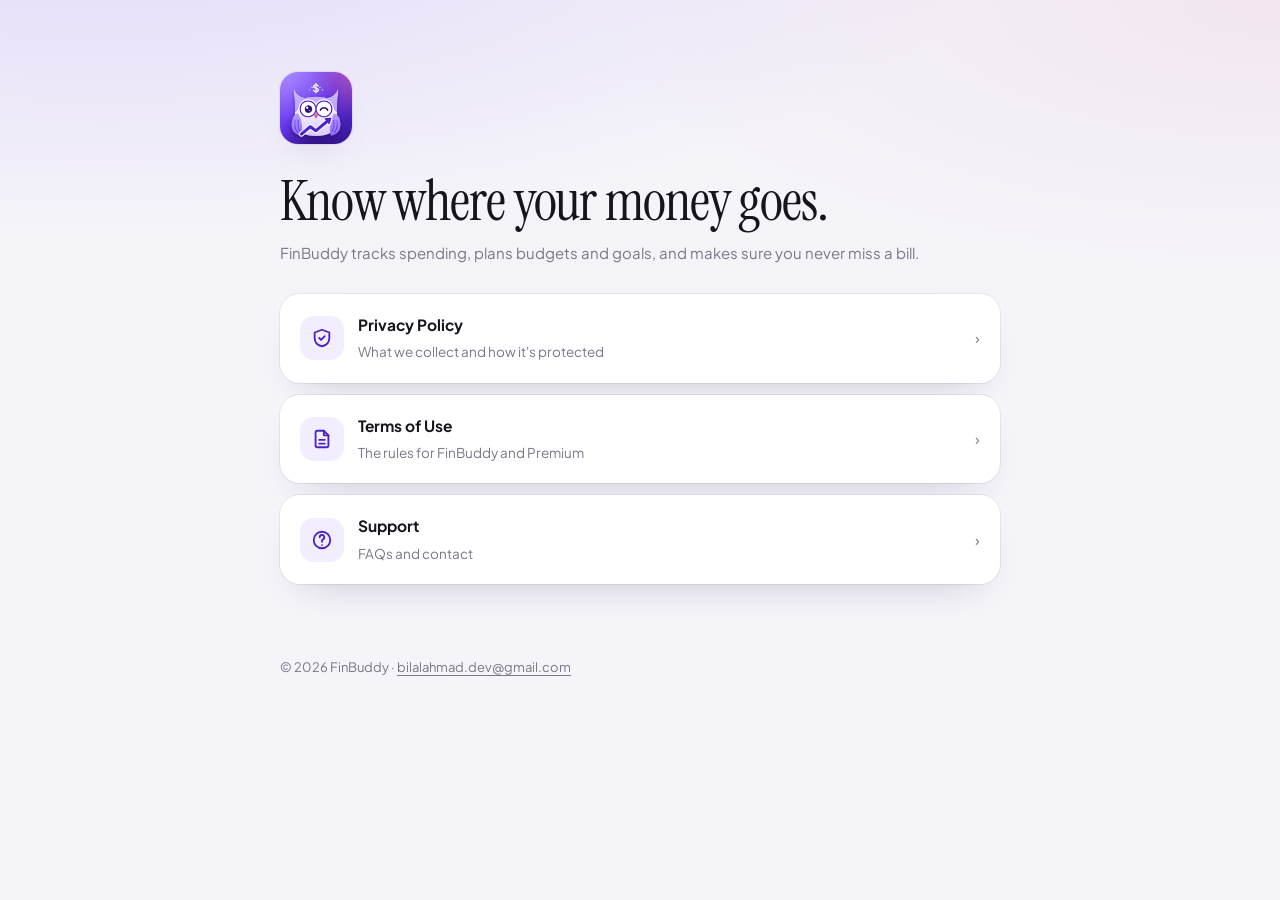
<file: index.html>
<!DOCTYPE html>
<html lang="en">
<head>
  <meta charset="UTF-8" />
  <meta name="viewport" content="width=device-width, initial-scale=1.0" />
  <title>FinBuddy · Legal &amp; Support</title>
  <meta name="description" content="FinBuddy privacy policy, terms of use and support." />
  <link rel="icon" href="assets/finbuddy-icon.png" />
  <link rel="preconnect" href="https://fonts.googleapis.com" />
  <link rel="preconnect" href="https://fonts.gstatic.com" crossorigin />
  <link href="https://fonts.googleapis.com/css2?family=Instrument+Serif&family=Plus+Jakarta+Sans:wght@400;500;600;700;800&display=swap" rel="stylesheet" />
  <link rel="stylesheet" href="assets/site.css" />
</head>
<body>
  <main style="padding-top: 72px;">
    <img src="assets/finbuddy-icon.png" alt="FinBuddy" style="width: 72px; height: 72px; border-radius: 18px; box-shadow: 0 0 0 1px var(--ring), var(--shadow); margin-bottom: 22px;" />
    <h1>Know where your money goes.</h1>
    <p class="meta" style="font-size: 15px;">FinBuddy tracks spending, plans budgets and goals, and makes sure you never miss a bill.</p>

    <div class="tiles">
      <a class="tile" href="privacy-policy/">
        <span class="chip"><svg viewBox="0 0 24 24" fill="none" stroke="currentColor" stroke-width="2" stroke-linecap="round" stroke-linejoin="round"><path d="M12 3 4 6v6c0 5 3.5 8 8 9 4.5-1 8-4 8-9V6z"/><path d="m9 12 2 2 4-4"/></svg></span>
        <span><span class="t">Privacy Policy</span><br /><span class="d">What we collect and how it's protected</span></span>
        <span class="go">›</span>
      </a>
      <a class="tile" href="terms/">
        <span class="chip"><svg viewBox="0 0 24 24" fill="none" stroke="currentColor" stroke-width="2" stroke-linecap="round" stroke-linejoin="round"><path d="M14 3H7a2 2 0 0 0-2 2v14a2 2 0 0 0 2 2h10a2 2 0 0 0 2-2V8z"/><path d="M14 3v5h5M9 13h6M9 17h6"/></svg></span>
        <span><span class="t">Terms of Use</span><br /><span class="d">The rules for FinBuddy and Premium</span></span>
        <span class="go">›</span>
      </a>
      <a class="tile" href="support/">
        <span class="chip"><svg viewBox="0 0 24 24" fill="none" stroke="currentColor" stroke-width="2" stroke-linecap="round" stroke-linejoin="round"><circle cx="12" cy="12" r="9"/><path d="M9.5 9a2.5 2.5 0 1 1 3.5 2.3c-.6.3-1 .9-1 1.6V14M12 17.5v.01"/></svg></span>
        <span><span class="t">Support</span><br /><span class="d">FAQs and contact</span></span>
        <span class="go">›</span>
      </a>
    </div>
  </main>
  <footer>© 2026 FinBuddy · <a href="mailto:bilalahmad.dev@gmail.com">bilalahmad.dev@gmail.com</a></footer>
</body>
</html>
</file>
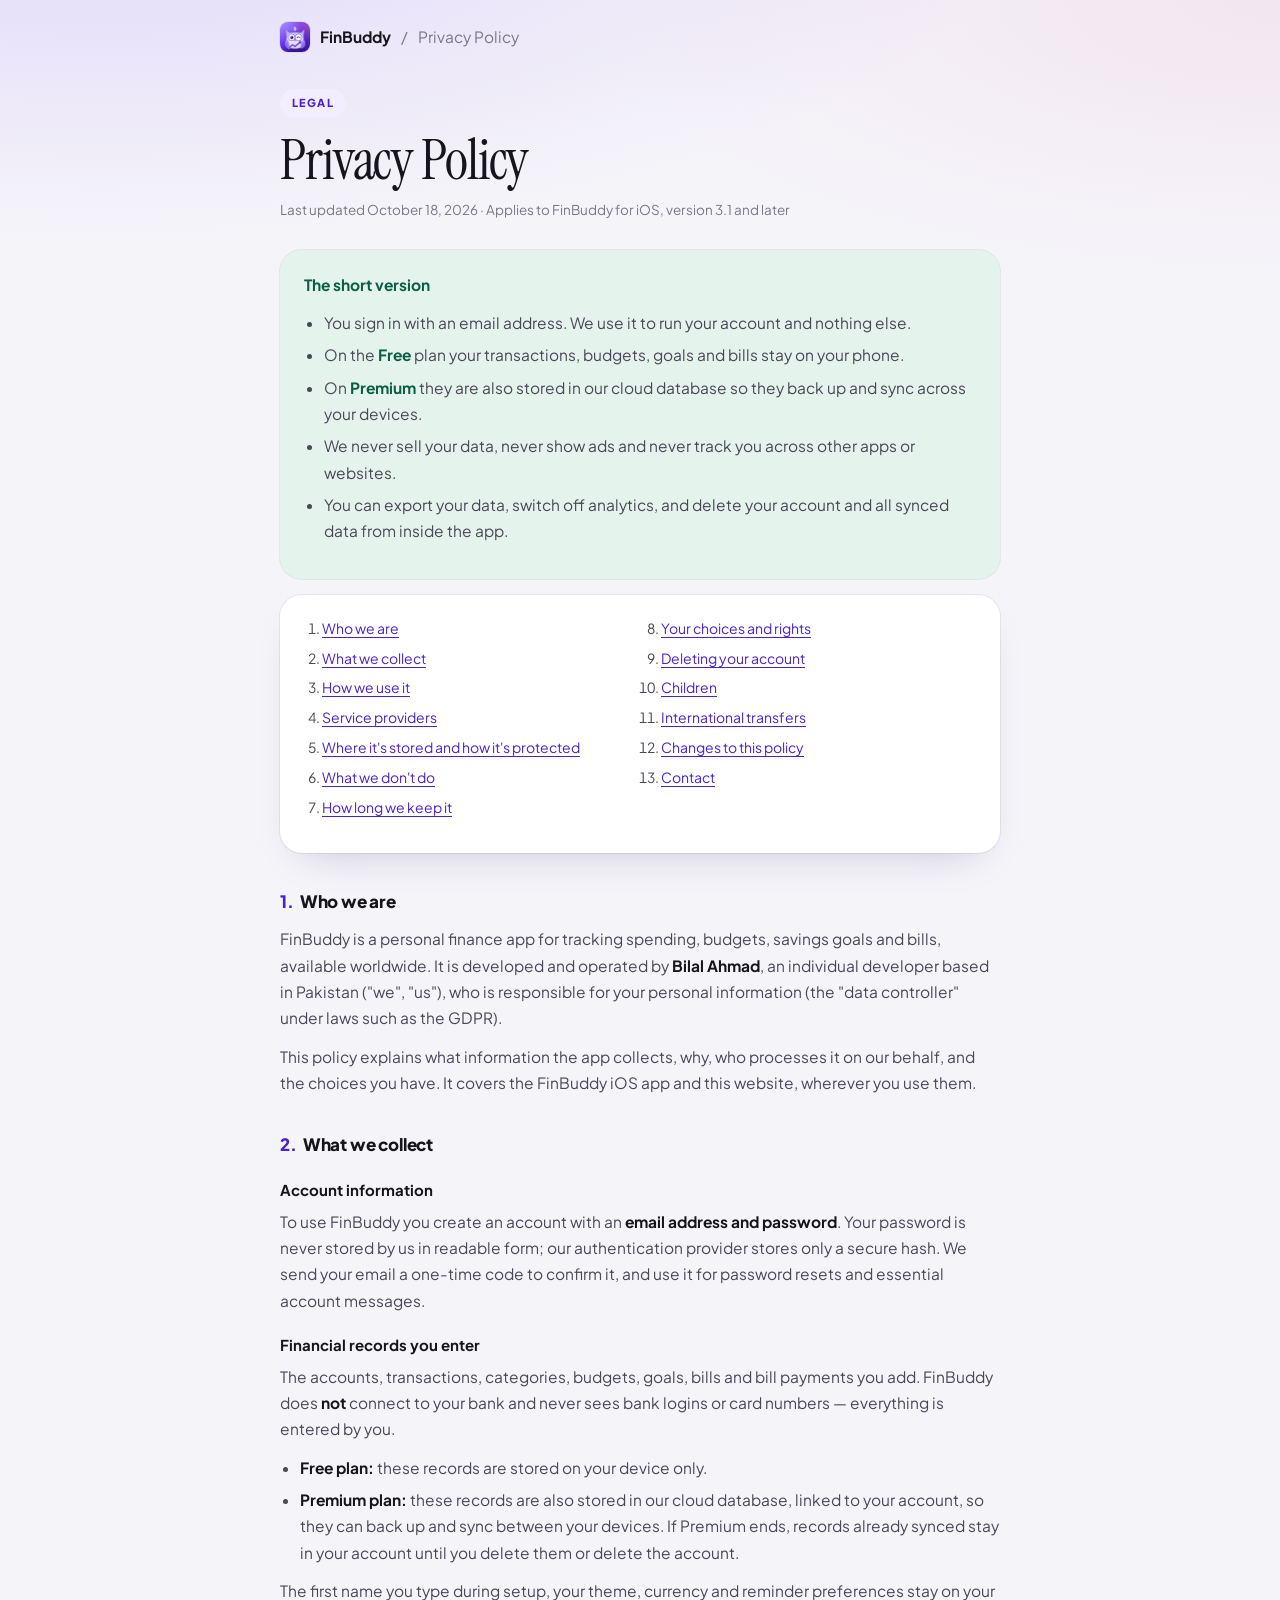
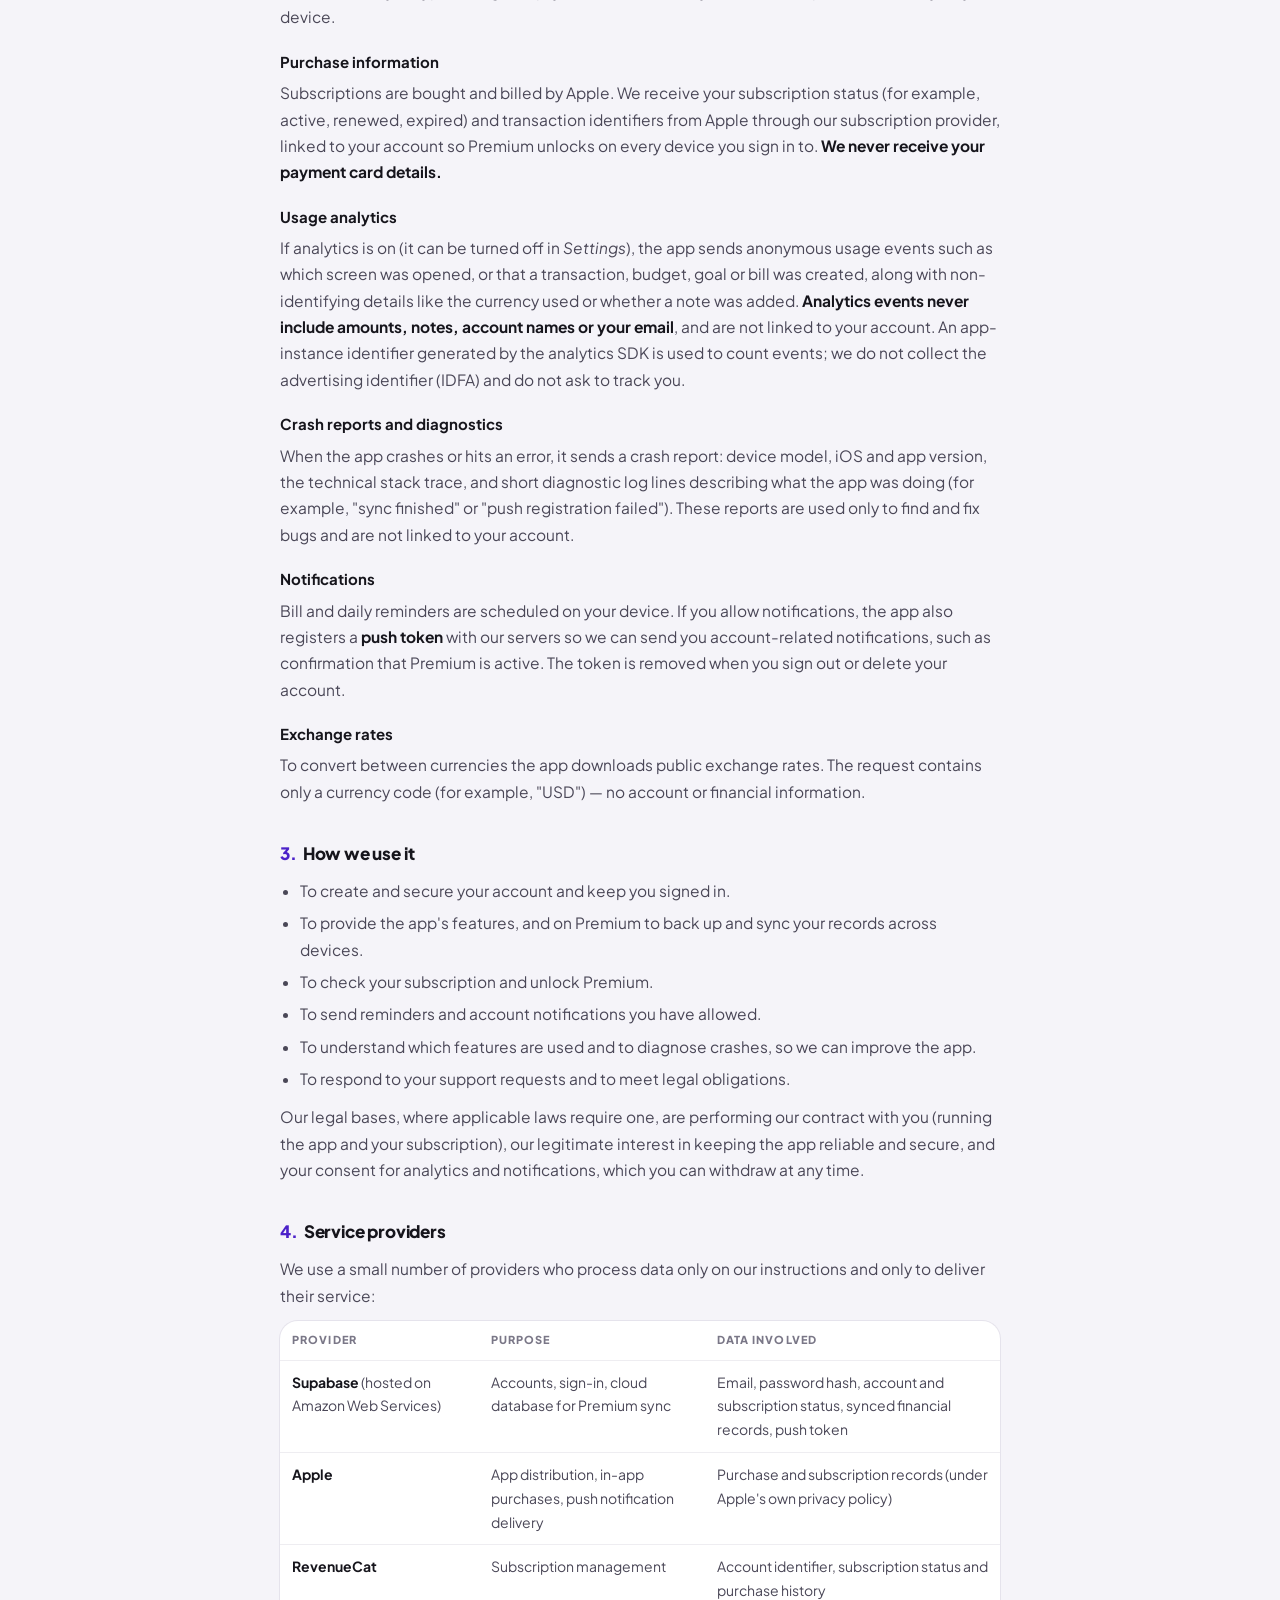
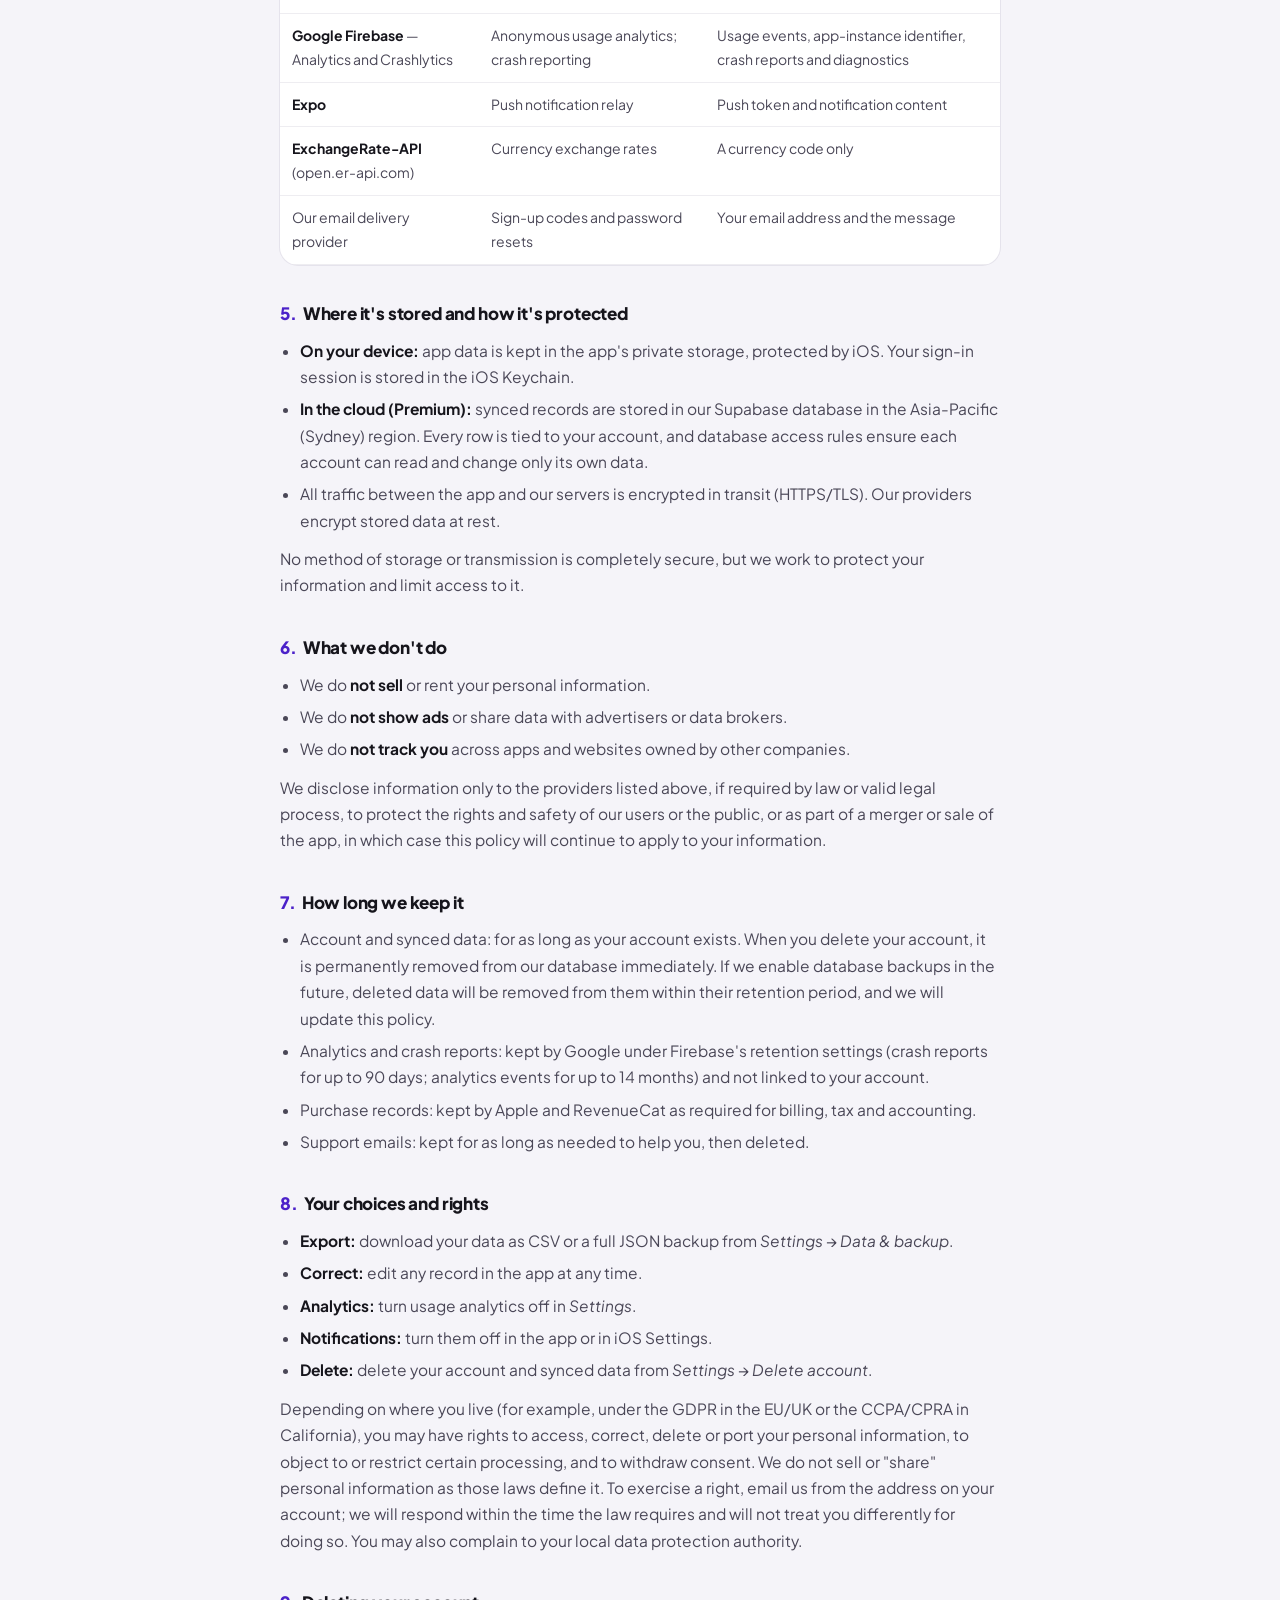
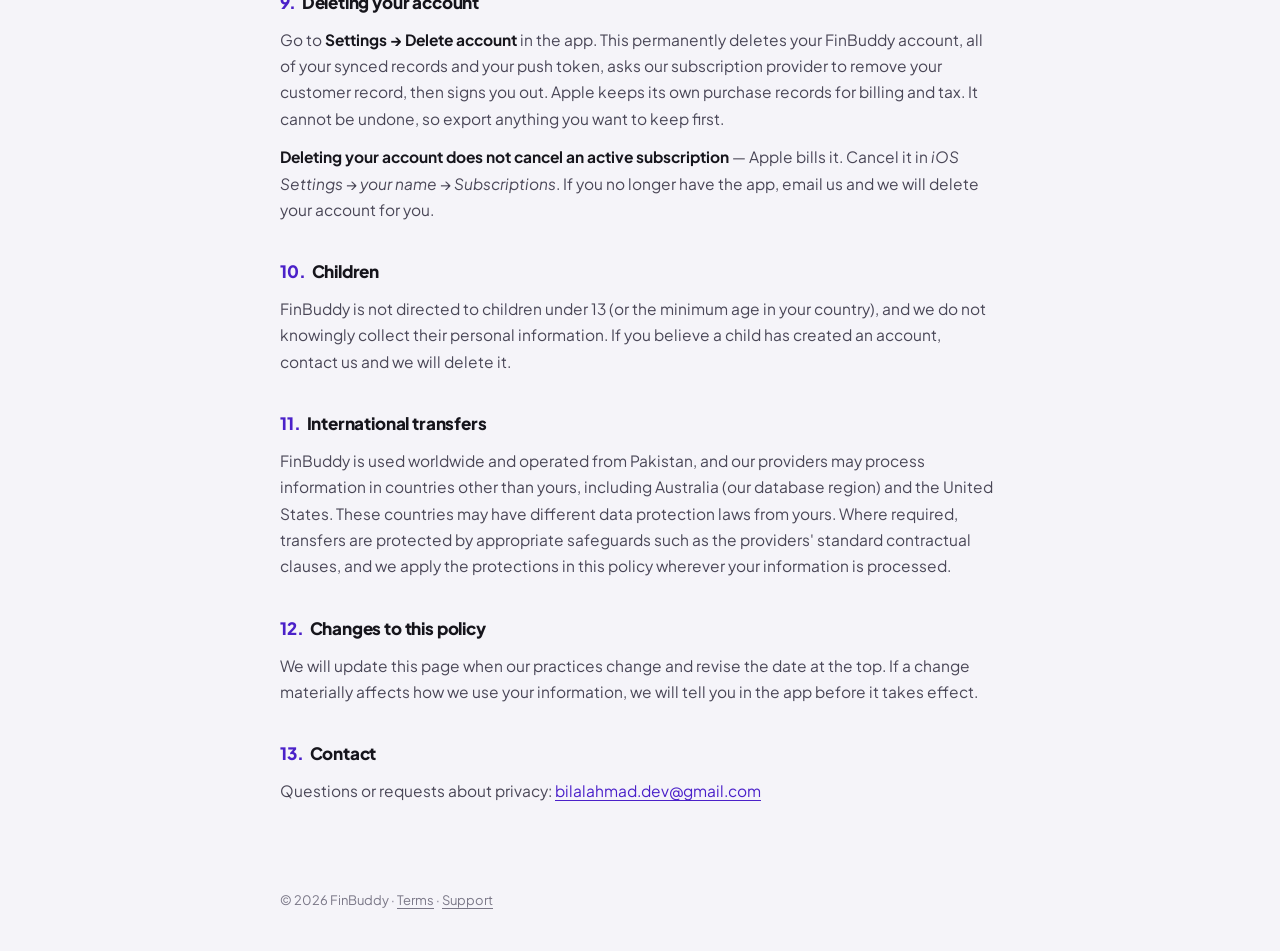
<file: privacy-policy/index.html>
<!DOCTYPE html>
<html lang="en">
<head>
  <meta charset="UTF-8" />
  <meta name="viewport" content="width=device-width, initial-scale=1.0" />
  <title>Privacy Policy · FinBuddy</title>
  <meta name="description" content="How FinBuddy collects, uses and protects your information." />
  <link rel="icon" href="../assets/finbuddy-icon.png" />
  <link rel="preconnect" href="https://fonts.googleapis.com" />
  <link rel="preconnect" href="https://fonts.gstatic.com" crossorigin />
  <link href="https://fonts.googleapis.com/css2?family=Instrument+Serif&family=Plus+Jakarta+Sans:wght@400;500;600;700;800&display=swap" rel="stylesheet" />
  <link rel="stylesheet" href="../assets/site.css" />
</head>
<body>
  <nav class="topbar">
    <img src="../assets/finbuddy-icon.png" alt="" />
    <a class="brand" href="../">FinBuddy</a>
    <span class="sep">/</span>
    <span class="here">Privacy Policy</span>
  </nav>

  <main>
    <span class="eyebrow">Legal</span>
    <h1>Privacy Policy</h1>
    <p class="meta">Last updated October 18, 2026 · Applies to FinBuddy for iOS, version 3.1 and later</p>

    <div class="card summary">
      <p><strong>The short version</strong></p>
      <ul>
        <li>You sign in with an email address. We use it to run your account and nothing else.</li>
        <li>On the <strong>Free</strong> plan your transactions, budgets, goals and bills stay on your phone.</li>
        <li>On <strong>Premium</strong> they are also stored in our cloud database so they back up and sync across your devices.</li>
        <li>We never sell your data, never show ads and never track you across other apps or websites.</li>
        <li>You can export your data, switch off analytics, and delete your account and all synced data from inside the app.</li>
      </ul>
    </div>

    <div class="card">
      <ol class="toc">
        <li><a href="#who">Who we are</a></li>
        <li><a href="#collect">What we collect</a></li>
        <li><a href="#use">How we use it</a></li>
        <li><a href="#providers">Service providers</a></li>
        <li><a href="#storage">Where it's stored and how it's protected</a></li>
        <li><a href="#sharing">What we don't do</a></li>
        <li><a href="#retention">How long we keep it</a></li>
        <li><a href="#rights">Your choices and rights</a></li>
        <li><a href="#delete">Deleting your account</a></li>
        <li><a href="#children">Children</a></li>
        <li><a href="#transfers">International transfers</a></li>
        <li><a href="#changes">Changes to this policy</a></li>
        <li><a href="#contact">Contact</a></li>
      </ol>
    </div>

    <h2 id="who"><span class="num">1.</span>Who we are</h2>
    <p>FinBuddy is a personal finance app for tracking spending, budgets, savings goals and bills, available worldwide. It is developed and operated by <strong>Bilal Ahmad</strong>, an individual developer based in Pakistan ("we", "us"), who is responsible for your personal information (the "data controller" under laws such as the GDPR).</p>
    <p>This policy explains what information the app collects, why, who processes it on our behalf, and the choices you have. It covers the FinBuddy iOS app and this website, wherever you use them.</p>

    <h2 id="collect"><span class="num">2.</span>What we collect</h2>

    <h3>Account information</h3>
    <p>To use FinBuddy you create an account with an <strong>email address and password</strong>. Your password is never stored by us in readable form; our authentication provider stores only a secure hash. We send your email a one-time code to confirm it, and use it for password resets and essential account messages.</p>

    <h3>Financial records you enter</h3>
    <p>The accounts, transactions, categories, budgets, goals, bills and bill payments you add. FinBuddy does <strong>not</strong> connect to your bank and never sees bank logins or card numbers — everything is entered by you.</p>
    <ul>
      <li><strong>Free plan:</strong> these records are stored on your device only.</li>
      <li><strong>Premium plan:</strong> these records are also stored in our cloud database, linked to your account, so they can back up and sync between your devices. If Premium ends, records already synced stay in your account until you delete them or delete the account.</li>
    </ul>
    <p>The first name you type during setup, your theme, currency and reminder preferences stay on your device.</p>

    <h3>Purchase information</h3>
    <p>Subscriptions are bought and billed by Apple. We receive your subscription status (for example, active, renewed, expired) and transaction identifiers from Apple through our subscription provider, linked to your account so Premium unlocks on every device you sign in to. <strong>We never receive your payment card details.</strong></p>

    <h3>Usage analytics</h3>
    <p>If analytics is on (it can be turned off in <em>Settings</em>), the app sends anonymous usage events such as which screen was opened, or that a transaction, budget, goal or bill was created, along with non-identifying details like the currency used or whether a note was added. <strong>Analytics events never include amounts, notes, account names or your email</strong>, and are not linked to your account. An app-instance identifier generated by the analytics SDK is used to count events; we do not collect the advertising identifier (IDFA) and do not ask to track you.</p>

    <h3>Crash reports and diagnostics</h3>
    <p>When the app crashes or hits an error, it sends a crash report: device model, iOS and app version, the technical stack trace, and short diagnostic log lines describing what the app was doing (for example, "sync finished" or "push registration failed"). These reports are used only to find and fix bugs and are not linked to your account.</p>

    <h3>Notifications</h3>
    <p>Bill and daily reminders are scheduled on your device. If you allow notifications, the app also registers a <strong>push token</strong> with our servers so we can send you account-related notifications, such as confirmation that Premium is active. The token is removed when you sign out or delete your account.</p>

    <h3>Exchange rates</h3>
    <p>To convert between currencies the app downloads public exchange rates. The request contains only a currency code (for example, "USD") — no account or financial information.</p>

    <h2 id="use"><span class="num">3.</span>How we use it</h2>
    <ul>
      <li>To create and secure your account and keep you signed in.</li>
      <li>To provide the app's features, and on Premium to back up and sync your records across devices.</li>
      <li>To check your subscription and unlock Premium.</li>
      <li>To send reminders and account notifications you have allowed.</li>
      <li>To understand which features are used and to diagnose crashes, so we can improve the app.</li>
      <li>To respond to your support requests and to meet legal obligations.</li>
    </ul>
    <p>Our legal bases, where applicable laws require one, are performing our contract with you (running the app and your subscription), our legitimate interest in keeping the app reliable and secure, and your consent for analytics and notifications, which you can withdraw at any time.</p>

    <h2 id="providers"><span class="num">4.</span>Service providers</h2>
    <p>We use a small number of providers who process data only on our instructions and only to deliver their service:</p>
    <div class="table-wrap">
      <table>
        <thead><tr><th>Provider</th><th>Purpose</th><th>Data involved</th></tr></thead>
        <tbody>
          <tr><td><strong>Supabase</strong> (hosted on Amazon Web Services)</td><td>Accounts, sign-in, cloud database for Premium sync</td><td>Email, password hash, account and subscription status, synced financial records, push token</td></tr>
          <tr><td><strong>Apple</strong></td><td>App distribution, in-app purchases, push notification delivery</td><td>Purchase and subscription records (under Apple's own privacy policy)</td></tr>
          <tr><td><strong>RevenueCat</strong></td><td>Subscription management</td><td>Account identifier, subscription status and purchase history</td></tr>
          <tr><td><strong>Google Firebase</strong> — Analytics and Crashlytics</td><td>Anonymous usage analytics; crash reporting</td><td>Usage events, app-instance identifier, crash reports and diagnostics</td></tr>
          <tr><td><strong>Expo</strong></td><td>Push notification relay</td><td>Push token and notification content</td></tr>
          <tr><td><strong>ExchangeRate-API</strong> (open.er-api.com)</td><td>Currency exchange rates</td><td>A currency code only</td></tr>
          <tr><td>Our email delivery provider</td><td>Sign-up codes and password resets</td><td>Your email address and the message</td></tr>
        </tbody>
      </table>
    </div>

    <h2 id="storage"><span class="num">5.</span>Where it's stored and how it's protected</h2>
    <ul>
      <li><strong>On your device:</strong> app data is kept in the app's private storage, protected by iOS. Your sign-in session is stored in the iOS Keychain.</li>
      <li><strong>In the cloud (Premium):</strong> synced records are stored in our Supabase database in the Asia-Pacific (Sydney) region. Every row is tied to your account, and database access rules ensure each account can read and change only its own data.</li>
      <li>All traffic between the app and our servers is encrypted in transit (HTTPS/TLS). Our providers encrypt stored data at rest.</li>
    </ul>
    <p>No method of storage or transmission is completely secure, but we work to protect your information and limit access to it.</p>

    <h2 id="sharing"><span class="num">6.</span>What we don't do</h2>
    <ul>
      <li>We do <strong>not sell</strong> or rent your personal information.</li>
      <li>We do <strong>not show ads</strong> or share data with advertisers or data brokers.</li>
      <li>We do <strong>not track you</strong> across apps and websites owned by other companies.</li>
    </ul>
    <p>We disclose information only to the providers listed above, if required by law or valid legal process, to protect the rights and safety of our users or the public, or as part of a merger or sale of the app, in which case this policy will continue to apply to your information.</p>

    <h2 id="retention"><span class="num">7.</span>How long we keep it</h2>
    <ul>
      <li>Account and synced data: for as long as your account exists. When you delete your account, it is permanently removed from our database immediately. If we enable database backups in the future, deleted data will be removed from them within their retention period, and we will update this policy.</li>
      <li>Analytics and crash reports: kept by Google under Firebase's retention settings (crash reports for up to 90 days; analytics events for up to 14 months) and not linked to your account.</li>
      <li>Purchase records: kept by Apple and RevenueCat as required for billing, tax and accounting.</li>
      <li>Support emails: kept for as long as needed to help you, then deleted.</li>
    </ul>

    <h2 id="rights"><span class="num">8.</span>Your choices and rights</h2>
    <ul>
      <li><strong>Export:</strong> download your data as CSV or a full JSON backup from <em>Settings → Data &amp; backup</em>.</li>
      <li><strong>Correct:</strong> edit any record in the app at any time.</li>
      <li><strong>Analytics:</strong> turn usage analytics off in <em>Settings</em>.</li>
      <li><strong>Notifications:</strong> turn them off in the app or in iOS Settings.</li>
      <li><strong>Delete:</strong> delete your account and synced data from <em>Settings → Delete account</em>.</li>
    </ul>
    <p>Depending on where you live (for example, under the GDPR in the EU/UK or the CCPA/CPRA in California), you may have rights to access, correct, delete or port your personal information, to object to or restrict certain processing, and to withdraw consent. We do not sell or "share" personal information as those laws define it. To exercise a right, email us from the address on your account; we will respond within the time the law requires and will not treat you differently for doing so. You may also complain to your local data protection authority.</p>

    <h2 id="delete"><span class="num">9.</span>Deleting your account</h2>
    <p>Go to <strong>Settings → Delete account</strong> in the app. This permanently deletes your FinBuddy account, all of your synced records and your push token, asks our subscription provider to remove your customer record, then signs you out. Apple keeps its own purchase records for billing and tax. It cannot be undone, so export anything you want to keep first.</p>
    <p><strong>Deleting your account does not cancel an active subscription</strong> — Apple bills it. Cancel it in <em>iOS Settings → your name → Subscriptions</em>. If you no longer have the app, email us and we will delete your account for you.</p>

    <h2 id="children"><span class="num">10.</span>Children</h2>
    <p>FinBuddy is not directed to children under 13 (or the minimum age in your country), and we do not knowingly collect their personal information. If you believe a child has created an account, contact us and we will delete it.</p>

    <h2 id="transfers"><span class="num">11.</span>International transfers</h2>
    <p>FinBuddy is used worldwide and operated from Pakistan, and our providers may process information in countries other than yours, including Australia (our database region) and the United States. These countries may have different data protection laws from yours. Where required, transfers are protected by appropriate safeguards such as the providers' standard contractual clauses, and we apply the protections in this policy wherever your information is processed.</p>

    <h2 id="changes"><span class="num">12.</span>Changes to this policy</h2>
    <p>We will update this page when our practices change and revise the date at the top. If a change materially affects how we use your information, we will tell you in the app before it takes effect.</p>

    <h2 id="contact"><span class="num">13.</span>Contact</h2>
    <p>Questions or requests about privacy: <a href="mailto:bilalahmad.dev@gmail.com?subject=FinBuddy%20privacy">bilalahmad.dev@gmail.com</a></p>
  </main>

  <footer>© 2026 FinBuddy · <a href="../terms/">Terms</a> · <a href="../support/">Support</a></footer>
</body>
</html>
</file>
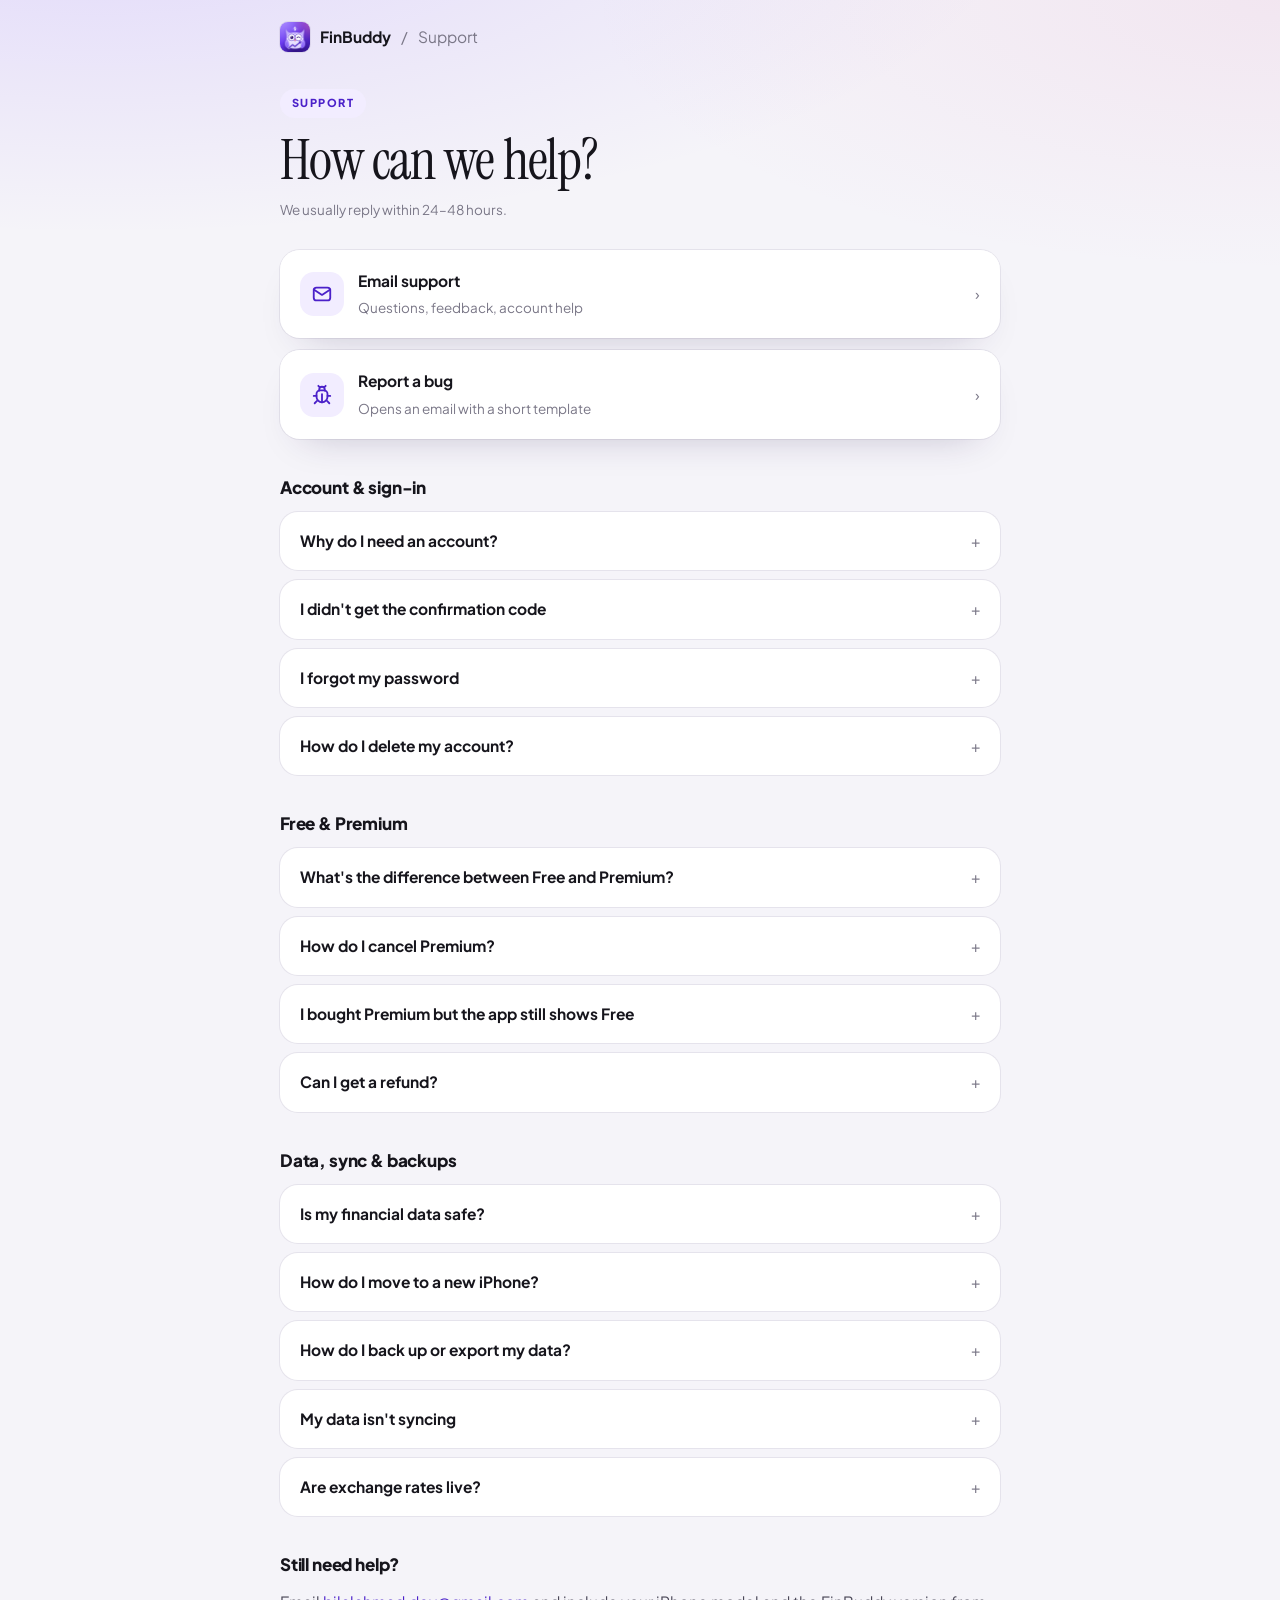
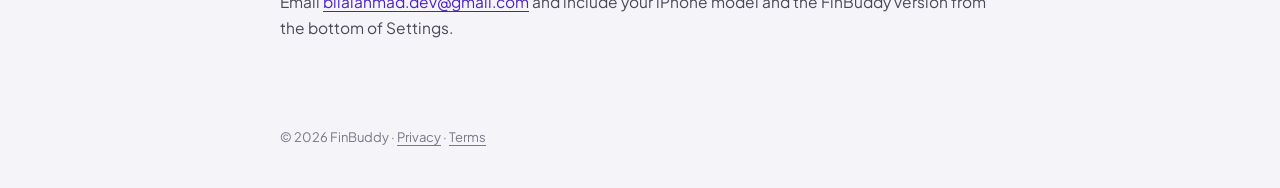
<file: support/index.html>
<!DOCTYPE html>
<html lang="en">
<head>
  <meta charset="UTF-8" />
  <meta name="viewport" content="width=device-width, initial-scale=1.0" />
  <title>Support · FinBuddy</title>
  <meta name="description" content="Get help with FinBuddy: accounts, Premium, sync, backups and more." />
  <link rel="icon" href="../assets/finbuddy-icon.png" />
  <link rel="preconnect" href="https://fonts.googleapis.com" />
  <link rel="preconnect" href="https://fonts.gstatic.com" crossorigin />
  <link href="https://fonts.googleapis.com/css2?family=Instrument+Serif&family=Plus+Jakarta+Sans:wght@400;500;600;700;800&display=swap" rel="stylesheet" />
  <link rel="stylesheet" href="../assets/site.css" />
</head>
<body>
  <nav class="topbar">
    <img src="../assets/finbuddy-icon.png" alt="" />
    <a class="brand" href="../">FinBuddy</a>
    <span class="sep">/</span>
    <span class="here">Support</span>
  </nav>

  <main>
    <span class="eyebrow">Support</span>
    <h1>How can we help?</h1>
    <p class="meta">We usually reply within 24–48 hours.</p>

    <div class="tiles" style="margin-bottom: 28px;">
      <a class="tile" href="mailto:bilalahmad.dev@gmail.com?subject=FinBuddy%20support">
        <span class="chip"><svg viewBox="0 0 24 24" fill="none" stroke="currentColor" stroke-width="2" stroke-linecap="round" stroke-linejoin="round"><rect x="3" y="5" width="18" height="14" rx="3"/><path d="m3 7 9 6 9-6"/></svg></span>
        <span><span class="t">Email support</span><br /><span class="d">Questions, feedback, account help</span></span>
        <span class="go">›</span>
      </a>
      <a class="tile" href="mailto:bilalahmad.dev@gmail.com?subject=FinBuddy%20bug%20report&body=What%20happened%3A%0A%0AWhat%20you%20expected%3A%0A%0AiPhone%20model%20and%20iOS%20version%3A%0AFinBuddy%20version%20(Settings%2C%20bottom)%3A%0A">
        <span class="chip"><svg viewBox="0 0 24 24" fill="none" stroke="currentColor" stroke-width="2" stroke-linecap="round" stroke-linejoin="round"><path d="M12 20v-9"/><path d="M14 7a4 4 0 0 1 4 4v3a6 6 0 0 1-12 0v-3a4 4 0 0 1 4-4z"/><path d="M14.12 3.88 16 2M8 2l1.88 1.88M9 7.13V6a3 3 0 1 1 6 0v1.13M3 13h3M18 13h3M4 21l2.5-2.5M20 21l-2.5-2.5"/></svg></span>
        <span><span class="t">Report a bug</span><br /><span class="d">Opens an email with a short template</span></span>
        <span class="go">›</span>
      </a>
    </div>

    <h2>Account &amp; sign-in</h2>
    <details>
      <summary>Why do I need an account?</summary>
      <p>Your account keeps your data tied to you, lets Premium unlock on every device you sign in to, and makes backup and sync possible. We only use your email to run your account — see the <a href="../privacy-policy/">Privacy Policy</a>.</p>
    </details>
    <details>
      <summary>I didn't get the confirmation code</summary>
      <p>Check your spam or promotions folder, make sure the email address is spelled correctly, then tap <em>Resend</em> on the code screen. Codes expire after a few minutes, so use the newest one.</p>
    </details>
    <details>
      <summary>I forgot my password</summary>
      <p>On the sign-in screen tap <em>Forgot password</em>, enter your email and follow the link we send to choose a new one. Open the link on the iPhone where FinBuddy is installed.</p>
    </details>
    <details>
      <summary>How do I delete my account?</summary>
      <p>Go to <em>Settings → Delete account</em>. This permanently deletes your account and all synced data and cannot be undone, so export first if you want a copy. Deleting your account does <strong>not</strong> cancel an active subscription — cancel it in <em>iOS Settings → your name → Subscriptions</em>.</p>
    </details>

    <h2>Free &amp; Premium</h2>
    <details>
      <summary>What's the difference between Free and Premium?</summary>
      <ul>
        <li><strong>Free:</strong> the current month's history on this phone, one bill reminder, and CSV export of up to three months.</li>
        <li><strong>Premium:</strong> full history, unlimited bills, cloud backup and sync across devices, and full JSON backup.</li>
      </ul>
    </details>
    <details>
      <summary>How do I cancel Premium?</summary>
      <p>Open <em>iOS Settings → your name → Subscriptions → FinBuddy</em> and tap <em>Cancel Subscription</em> at least 24 hours before it renews. Premium stays active until the end of the period you've paid for, and your data is kept.</p>
    </details>
    <details>
      <summary>I bought Premium but the app still shows Free</summary>
      <p>Make sure you're signed in to the same FinBuddy account, then tap <em>Restore purchases</em> on the membership screen. If that doesn't help, email us with the date of purchase.</p>
    </details>
    <details>
      <summary>Can I get a refund?</summary>
      <p>Purchases are processed by Apple, so refunds are requested from Apple at <a href="https://reportaproblem.apple.com">reportaproblem.apple.com</a>.</p>
    </details>

    <h2>Data, sync &amp; backups</h2>
    <details>
      <summary>Is my financial data safe?</summary>
      <p>FinBuddy never connects to your bank. On Free, your records stay on your phone. On Premium they're also stored in our cloud database, encrypted in transit, and access rules ensure only your account can read them. We never sell your data or show ads.</p>
    </details>
    <details>
      <summary>How do I move to a new iPhone?</summary>
      <p><strong>Premium:</strong> install FinBuddy on the new phone and sign in — your data syncs down automatically. <strong>Free:</strong> on the old phone, export a backup from <em>Settings → Data &amp; backup</em>, then import it on the new phone.</p>
    </details>
    <details>
      <summary>How do I back up or export my data?</summary>
      <p>Go to <em>Settings → Data &amp; backup</em>. You can export transactions as CSV or (Premium) a full JSON backup, and import a backup later.</p>
    </details>
    <details>
      <summary>My data isn't syncing</summary>
      <p>Sync is part of Premium and needs an internet connection. Check that Premium is active, then open the app with a connection and give it a moment. <em>Settings</em> shows the sync status and a <em>Try again</em> option if something couldn't be uploaded. Still stuck? Email us.</p>
    </details>
    <details>
      <summary>Are exchange rates live?</summary>
      <p>Rates are refreshed periodically from a public source and are for personal tracking only — not for real transactions.</p>
    </details>

    <h2>Still need help?</h2>
    <p>Email <a href="mailto:bilalahmad.dev@gmail.com?subject=FinBuddy%20support">bilalahmad.dev@gmail.com</a> and include your iPhone model and the FinBuddy version from the bottom of Settings.</p>
  </main>

  <footer>© 2026 FinBuddy · <a href="../privacy-policy/">Privacy</a> · <a href="../terms/">Terms</a></footer>
</body>
</html>
</file>
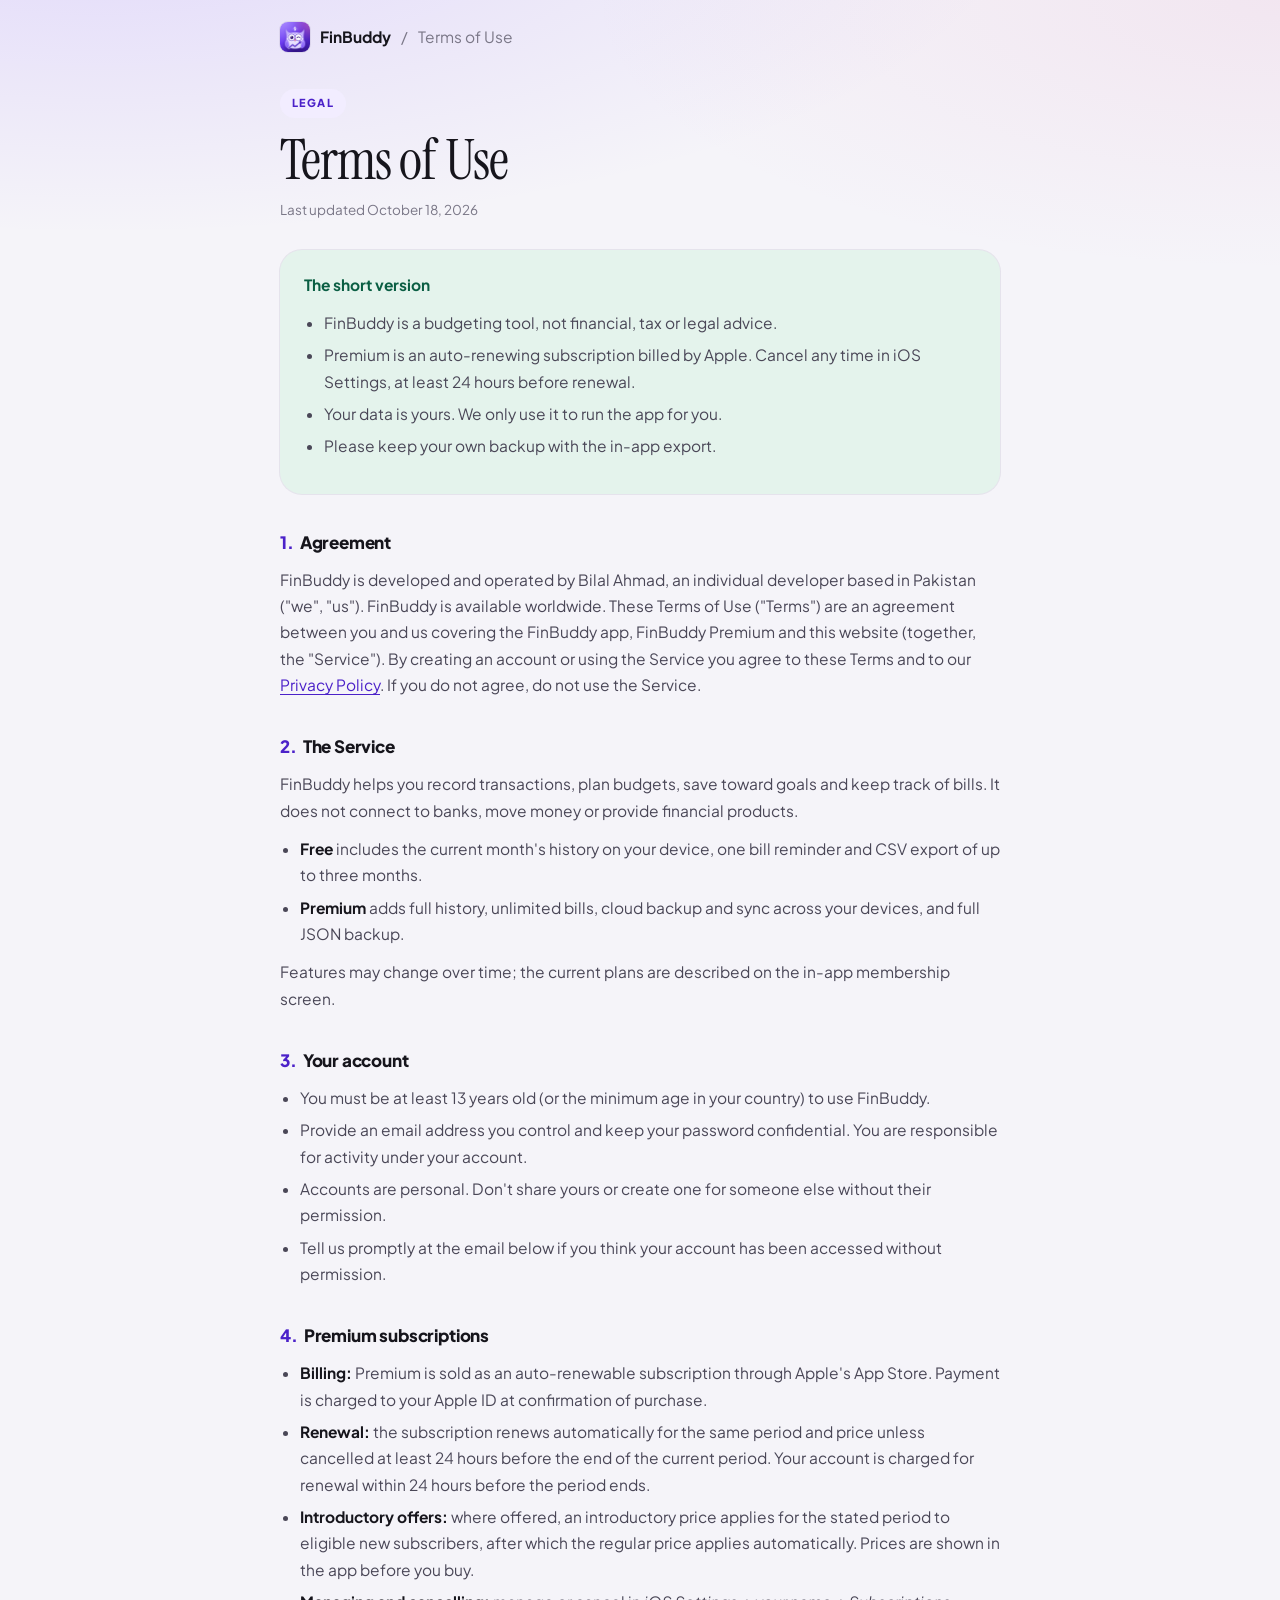
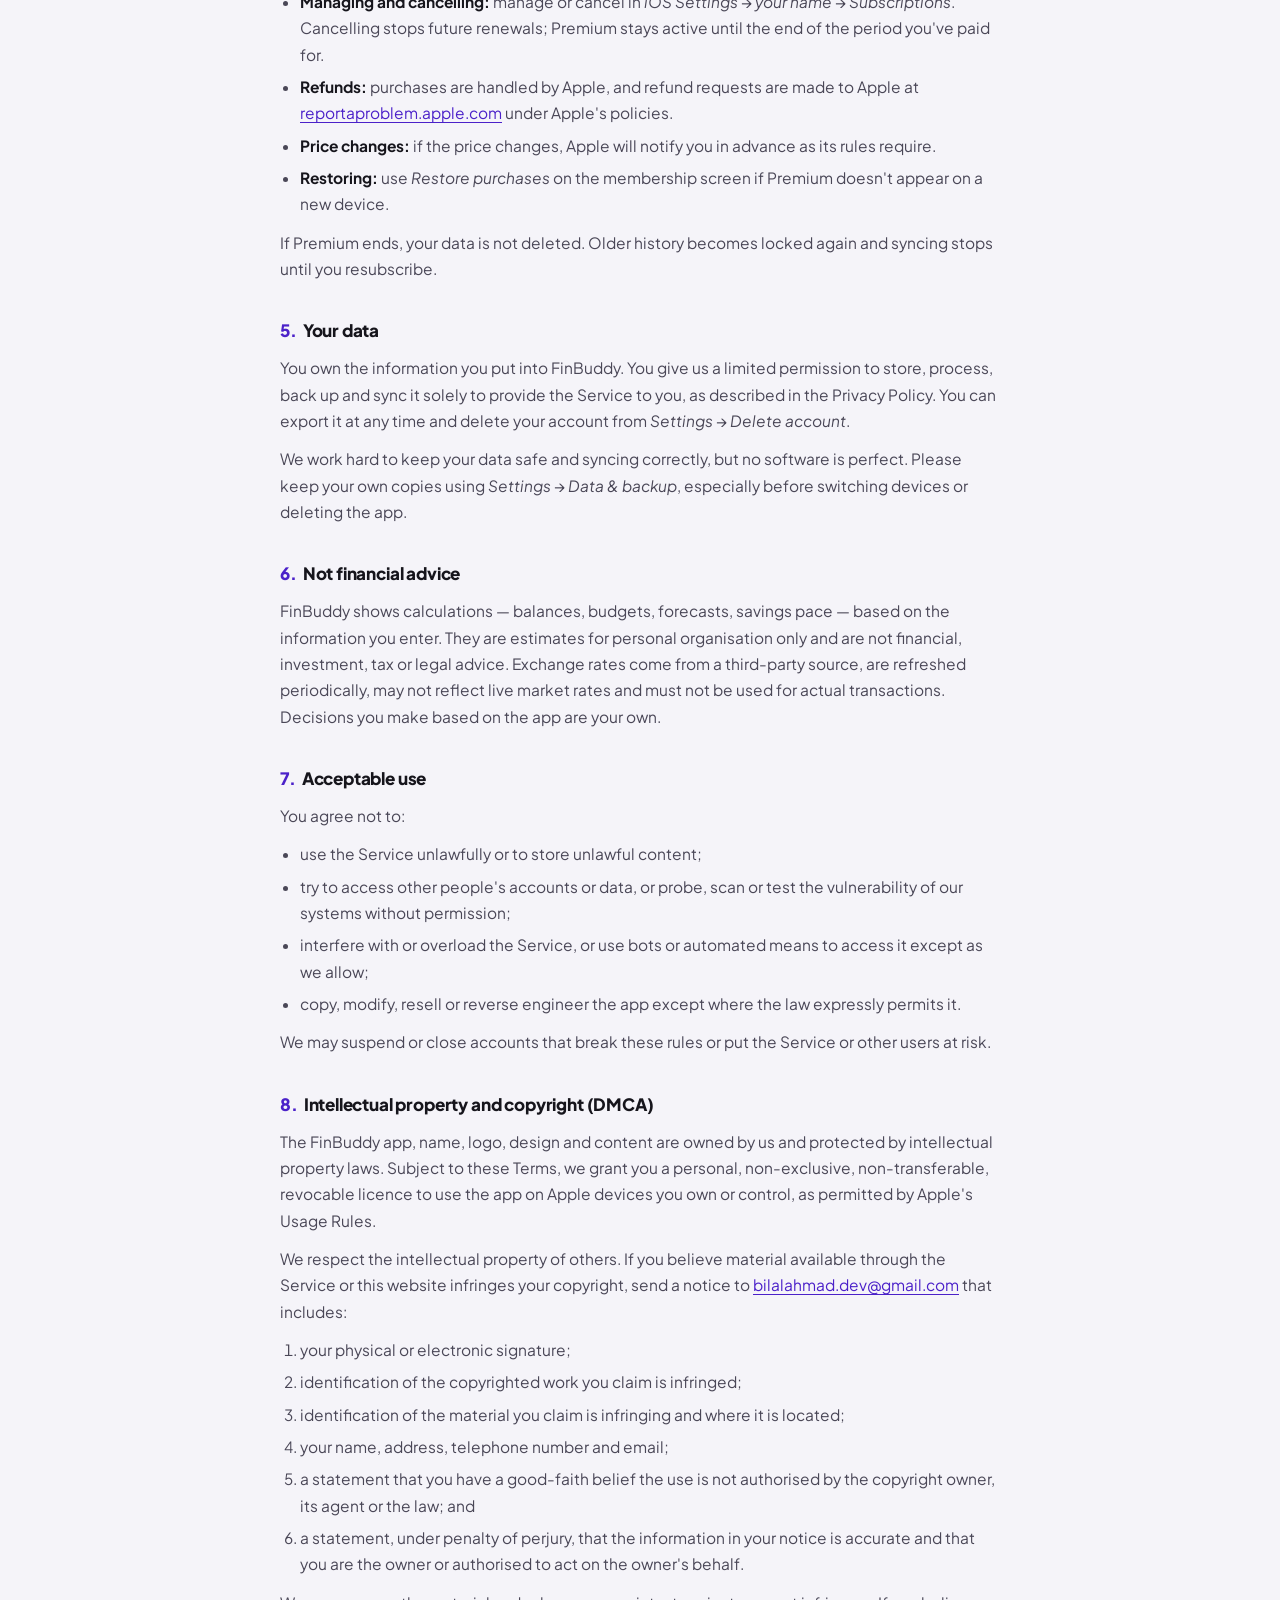
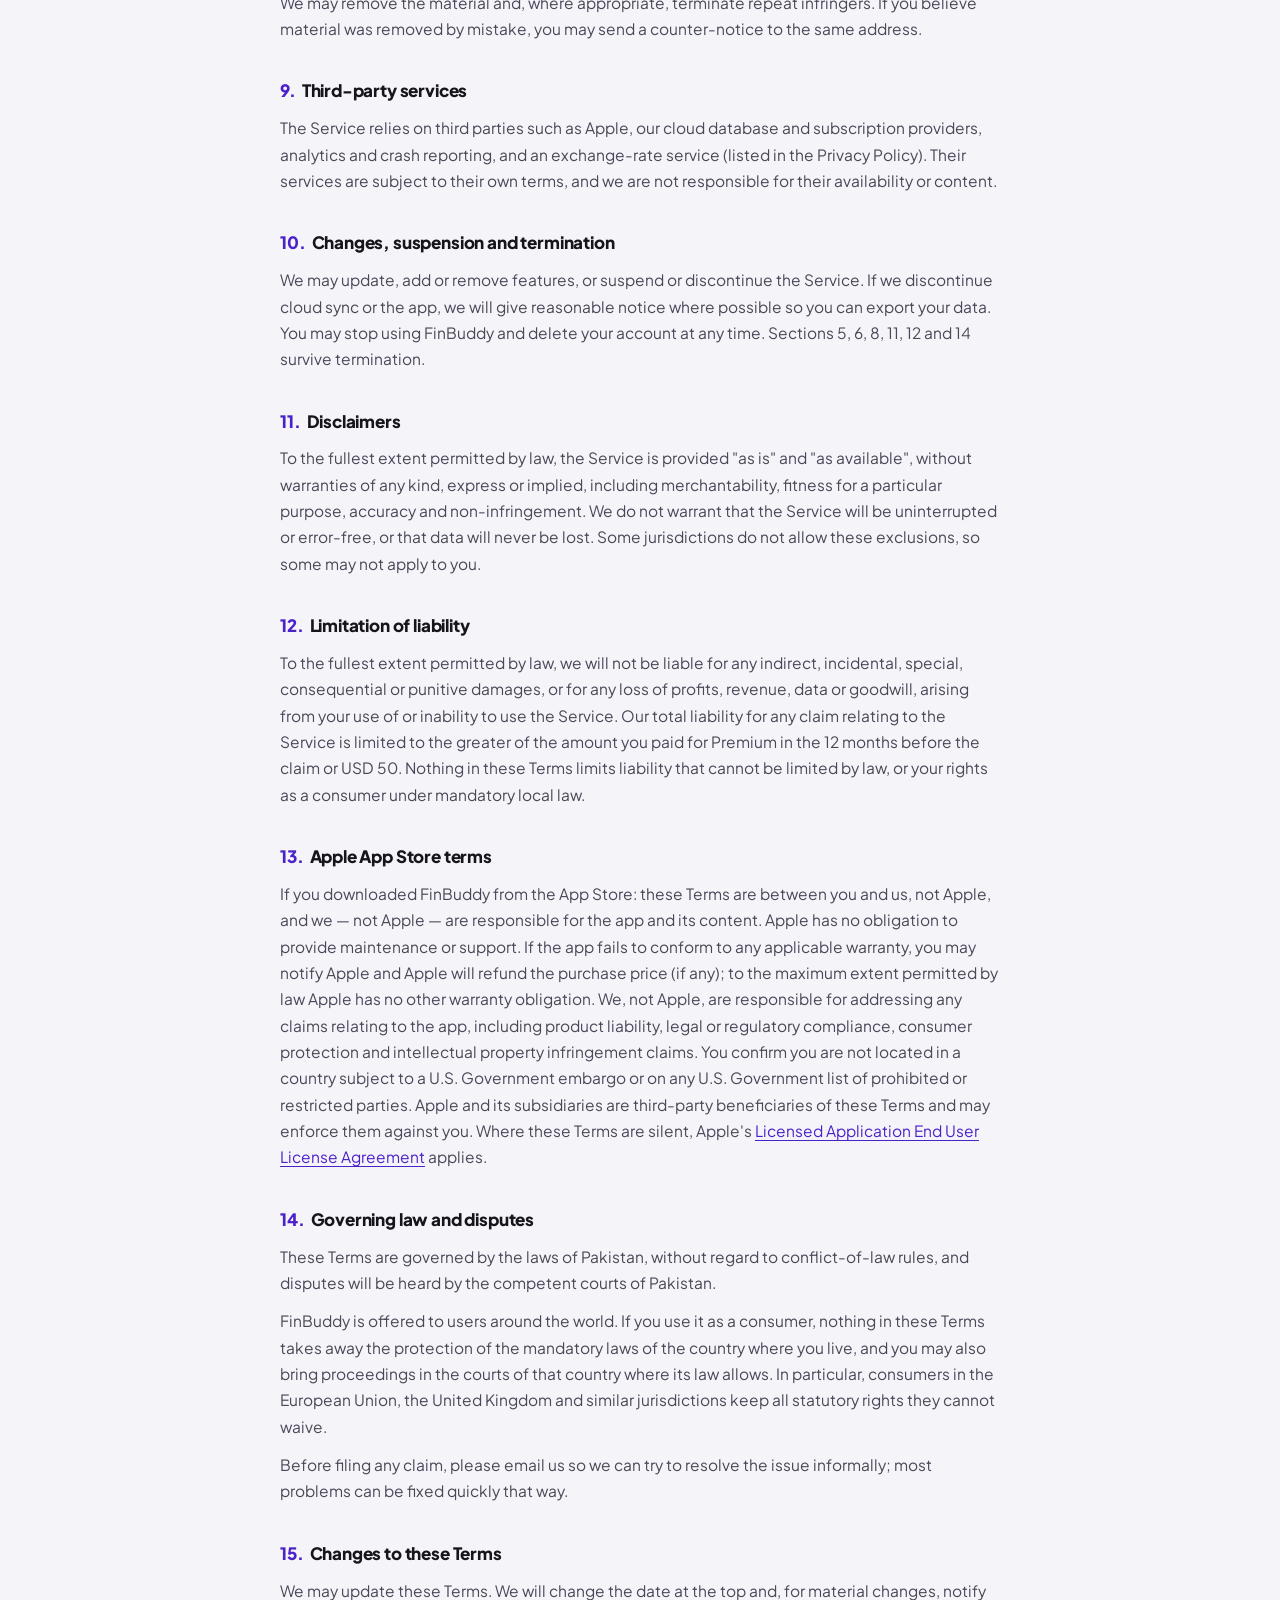
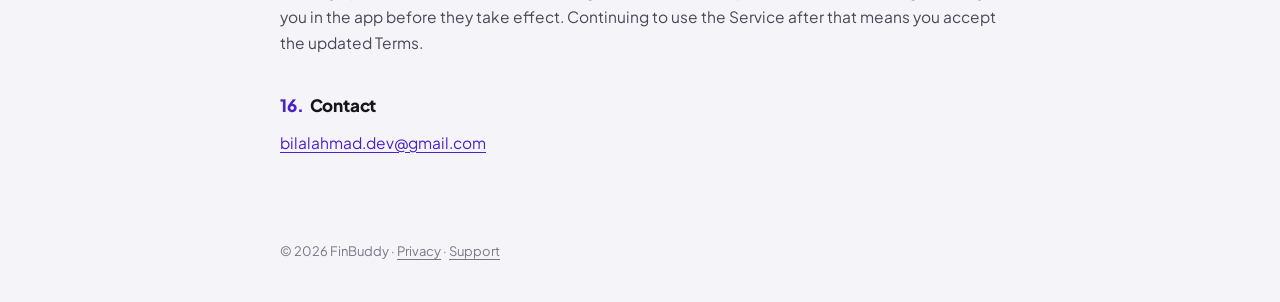
<file: terms/index.html>
<!DOCTYPE html>
<html lang="en">
<head>
  <meta charset="UTF-8" />
  <meta name="viewport" content="width=device-width, initial-scale=1.0" />
  <title>Terms of Use · FinBuddy</title>
  <meta name="description" content="The terms that apply when you use FinBuddy and FinBuddy Premium." />
  <link rel="icon" href="../assets/finbuddy-icon.png" />
  <link rel="preconnect" href="https://fonts.googleapis.com" />
  <link rel="preconnect" href="https://fonts.gstatic.com" crossorigin />
  <link href="https://fonts.googleapis.com/css2?family=Instrument+Serif&family=Plus+Jakarta+Sans:wght@400;500;600;700;800&display=swap" rel="stylesheet" />
  <link rel="stylesheet" href="../assets/site.css" />
</head>
<body>
  <nav class="topbar">
    <img src="../assets/finbuddy-icon.png" alt="" />
    <a class="brand" href="../">FinBuddy</a>
    <span class="sep">/</span>
    <span class="here">Terms of Use</span>
  </nav>

  <main>
    <span class="eyebrow">Legal</span>
    <h1>Terms of Use</h1>
    <p class="meta">Last updated October 18, 2026</p>

    <div class="card summary">
      <p><strong>The short version</strong></p>
      <ul>
        <li>FinBuddy is a budgeting tool, not financial, tax or legal advice.</li>
        <li>Premium is an auto-renewing subscription billed by Apple. Cancel any time in iOS Settings, at least 24 hours before renewal.</li>
        <li>Your data is yours. We only use it to run the app for you.</li>
        <li>Please keep your own backup with the in-app export.</li>
      </ul>
    </div>

    <h2><span class="num">1.</span>Agreement</h2>
    <p>FinBuddy is developed and operated by Bilal Ahmad, an individual developer based in Pakistan ("we", "us"). FinBuddy is available worldwide. These Terms of Use ("Terms") are an agreement between you and us covering the FinBuddy app, FinBuddy Premium and this website (together, the "Service"). By creating an account or using the Service you agree to these Terms and to our <a href="../privacy-policy/">Privacy Policy</a>. If you do not agree, do not use the Service.</p>

    <h2><span class="num">2.</span>The Service</h2>
    <p>FinBuddy helps you record transactions, plan budgets, save toward goals and keep track of bills. It does not connect to banks, move money or provide financial products.</p>
    <ul>
      <li><strong>Free</strong> includes the current month's history on your device, one bill reminder and CSV export of up to three months.</li>
      <li><strong>Premium</strong> adds full history, unlimited bills, cloud backup and sync across your devices, and full JSON backup.</li>
    </ul>
    <p>Features may change over time; the current plans are described on the in-app membership screen.</p>

    <h2><span class="num">3.</span>Your account</h2>
    <ul>
      <li>You must be at least 13 years old (or the minimum age in your country) to use FinBuddy.</li>
      <li>Provide an email address you control and keep your password confidential. You are responsible for activity under your account.</li>
      <li>Accounts are personal. Don't share yours or create one for someone else without their permission.</li>
      <li>Tell us promptly at the email below if you think your account has been accessed without permission.</li>
    </ul>

    <h2><span class="num">4.</span>Premium subscriptions</h2>
    <ul>
      <li><strong>Billing:</strong> Premium is sold as an auto-renewable subscription through Apple's App Store. Payment is charged to your Apple ID at confirmation of purchase.</li>
      <li><strong>Renewal:</strong> the subscription renews automatically for the same period and price unless cancelled at least 24 hours before the end of the current period. Your account is charged for renewal within 24 hours before the period ends.</li>
      <li><strong>Introductory offers:</strong> where offered, an introductory price applies for the stated period to eligible new subscribers, after which the regular price applies automatically. Prices are shown in the app before you buy.</li>
      <li><strong>Managing and cancelling:</strong> manage or cancel in <em>iOS Settings → your name → Subscriptions</em>. Cancelling stops future renewals; Premium stays active until the end of the period you've paid for.</li>
      <li><strong>Refunds:</strong> purchases are handled by Apple, and refund requests are made to Apple at <a href="https://reportaproblem.apple.com">reportaproblem.apple.com</a> under Apple's policies.</li>
      <li><strong>Price changes:</strong> if the price changes, Apple will notify you in advance as its rules require.</li>
      <li><strong>Restoring:</strong> use <em>Restore purchases</em> on the membership screen if Premium doesn't appear on a new device.</li>
    </ul>
    <p>If Premium ends, your data is not deleted. Older history becomes locked again and syncing stops until you resubscribe.</p>

    <h2><span class="num">5.</span>Your data</h2>
    <p>You own the information you put into FinBuddy. You give us a limited permission to store, process, back up and sync it solely to provide the Service to you, as described in the Privacy Policy. You can export it at any time and delete your account from <em>Settings → Delete account</em>.</p>
    <p>We work hard to keep your data safe and syncing correctly, but no software is perfect. Please keep your own copies using <em>Settings → Data &amp; backup</em>, especially before switching devices or deleting the app.</p>

    <h2><span class="num">6.</span>Not financial advice</h2>
    <p>FinBuddy shows calculations — balances, budgets, forecasts, savings pace — based on the information you enter. They are estimates for personal organisation only and are not financial, investment, tax or legal advice. Exchange rates come from a third-party source, are refreshed periodically, may not reflect live market rates and must not be used for actual transactions. Decisions you make based on the app are your own.</p>

    <h2><span class="num">7.</span>Acceptable use</h2>
    <p>You agree not to:</p>
    <ul>
      <li>use the Service unlawfully or to store unlawful content;</li>
      <li>try to access other people's accounts or data, or probe, scan or test the vulnerability of our systems without permission;</li>
      <li>interfere with or overload the Service, or use bots or automated means to access it except as we allow;</li>
      <li>copy, modify, resell or reverse engineer the app except where the law expressly permits it.</li>
    </ul>
    <p>We may suspend or close accounts that break these rules or put the Service or other users at risk.</p>

    <h2><span class="num">8.</span>Intellectual property and copyright (DMCA)</h2>
    <p>The FinBuddy app, name, logo, design and content are owned by us and protected by intellectual property laws. Subject to these Terms, we grant you a personal, non-exclusive, non-transferable, revocable licence to use the app on Apple devices you own or control, as permitted by Apple's Usage Rules.</p>
    <p>We respect the intellectual property of others. If you believe material available through the Service or this website infringes your copyright, send a notice to <a href="mailto:bilalahmad.dev@gmail.com?subject=Copyright%20notice">bilalahmad.dev@gmail.com</a> that includes:</p>
    <ol>
      <li>your physical or electronic signature;</li>
      <li>identification of the copyrighted work you claim is infringed;</li>
      <li>identification of the material you claim is infringing and where it is located;</li>
      <li>your name, address, telephone number and email;</li>
      <li>a statement that you have a good-faith belief the use is not authorised by the copyright owner, its agent or the law; and</li>
      <li>a statement, under penalty of perjury, that the information in your notice is accurate and that you are the owner or authorised to act on the owner's behalf.</li>
    </ol>
    <p>We may remove the material and, where appropriate, terminate repeat infringers. If you believe material was removed by mistake, you may send a counter-notice to the same address.</p>

    <h2><span class="num">9.</span>Third-party services</h2>
    <p>The Service relies on third parties such as Apple, our cloud database and subscription providers, analytics and crash reporting, and an exchange-rate service (listed in the Privacy Policy). Their services are subject to their own terms, and we are not responsible for their availability or content.</p>

    <h2><span class="num">10.</span>Changes, suspension and termination</h2>
    <p>We may update, add or remove features, or suspend or discontinue the Service. If we discontinue cloud sync or the app, we will give reasonable notice where possible so you can export your data. You may stop using FinBuddy and delete your account at any time. Sections 5, 6, 8, 11, 12 and 14 survive termination.</p>

    <h2><span class="num">11.</span>Disclaimers</h2>
    <p>To the fullest extent permitted by law, the Service is provided "as is" and "as available", without warranties of any kind, express or implied, including merchantability, fitness for a particular purpose, accuracy and non-infringement. We do not warrant that the Service will be uninterrupted or error-free, or that data will never be lost. Some jurisdictions do not allow these exclusions, so some may not apply to you.</p>

    <h2><span class="num">12.</span>Limitation of liability</h2>
    <p>To the fullest extent permitted by law, we will not be liable for any indirect, incidental, special, consequential or punitive damages, or for any loss of profits, revenue, data or goodwill, arising from your use of or inability to use the Service. Our total liability for any claim relating to the Service is limited to the greater of the amount you paid for Premium in the 12 months before the claim or USD 50. Nothing in these Terms limits liability that cannot be limited by law, or your rights as a consumer under mandatory local law.</p>

    <h2><span class="num">13.</span>Apple App Store terms</h2>
    <p>If you downloaded FinBuddy from the App Store: these Terms are between you and us, not Apple, and we — not Apple — are responsible for the app and its content. Apple has no obligation to provide maintenance or support. If the app fails to conform to any applicable warranty, you may notify Apple and Apple will refund the purchase price (if any); to the maximum extent permitted by law Apple has no other warranty obligation. We, not Apple, are responsible for addressing any claims relating to the app, including product liability, legal or regulatory compliance, consumer protection and intellectual property infringement claims. You confirm you are not located in a country subject to a U.S. Government embargo or on any U.S. Government list of prohibited or restricted parties. Apple and its subsidiaries are third-party beneficiaries of these Terms and may enforce them against you. Where these Terms are silent, Apple's <a href="https://www.apple.com/legal/internet-services/itunes/dev/stdeula/">Licensed Application End User License Agreement</a> applies.</p>

    <h2><span class="num">14.</span>Governing law and disputes</h2>
    <p>These Terms are governed by the laws of Pakistan, without regard to conflict-of-law rules, and disputes will be heard by the competent courts of Pakistan.</p>
    <p>FinBuddy is offered to users around the world. If you use it as a consumer, nothing in these Terms takes away the protection of the mandatory laws of the country where you live, and you may also bring proceedings in the courts of that country where its law allows. In particular, consumers in the European Union, the United Kingdom and similar jurisdictions keep all statutory rights they cannot waive.</p>
    <p>Before filing any claim, please email us so we can try to resolve the issue informally; most problems can be fixed quickly that way.</p>

    <h2><span class="num">15.</span>Changes to these Terms</h2>
    <p>We may update these Terms. We will change the date at the top and, for material changes, notify you in the app before they take effect. Continuing to use the Service after that means you accept the updated Terms.</p>

    <h2><span class="num">16.</span>Contact</h2>
    <p><a href="mailto:bilalahmad.dev@gmail.com?subject=FinBuddy%20terms">bilalahmad.dev@gmail.com</a></p>
  </main>

  <footer>© 2026 FinBuddy · <a href="../privacy-policy/">Privacy</a> · <a href="../support/">Support</a></footer>
</body>
</html>
</file>
<file: assets/site.css>
/* FinBuddy legal site — FinBuddy 2.0 tokens (lavender ground, Instrument Serif
   display, Plus Jakarta Sans text, brand fill #7C4DFF). Light by default, dark
   follows the system. */
:root {
  --bg: #F5F4F9;
  --surface: #FFFFFF;
  --surface-tint: #F2EDFF;
  --text: #16151C;
  --text-2: #4A4757;
  --text-3: #7A7787;
  --ring: rgba(38, 26, 74, 0.08);
  --hairline: rgba(38, 26, 74, 0.08);
  --fill: #7C4DFF;
  --ink: #4B21C9;
  --positive: #0A5E43;
  --positive-tint: #E4F3EC;
  --shadow: 0 1px 0 rgba(255, 255, 255, 0.9) inset, 0 18px 40px -24px rgba(38, 26, 74, 0.28);
  --aurora-1: rgba(124, 77, 255, 0.16);
  --aurora-2: rgba(214, 107, 165, 0.10);
}
@media (prefers-color-scheme: dark) {
  :root {
    --bg: #0F0E15;
    --surface: #17161F;
    --surface-tint: rgba(124, 77, 255, 0.14);
    --text: #F2F1F7;
    --text-2: #C9C6D4;
    --text-3: #8F8C9C;
    --ring: rgba(255, 255, 255, 0.08);
    --hairline: rgba(255, 255, 255, 0.07);
    --ink: #BEA6FF;
    --positive: #57D3A2;
    --positive-tint: rgba(69, 199, 149, 0.14);
    --shadow: 0 1px 0 rgba(255, 255, 255, 0.05) inset, 0 18px 40px -24px rgba(0, 0, 0, 0.8);
    --aurora-1: rgba(124, 77, 255, 0.28);
    --aurora-2: rgba(194, 82, 143, 0.12);
  }
}

*, *::before, *::after { box-sizing: border-box; margin: 0; padding: 0; }
html { -webkit-text-size-adjust: 100%; }
body {
  font-family: "Plus Jakarta Sans", -apple-system, BlinkMacSystemFont, "Segoe UI", sans-serif;
  font-size: 15.5px;
  line-height: 1.7;
  color: var(--text);
  background:
    radial-gradient(120% 60% at 8% -10%, var(--aurora-1), transparent 60%),
    radial-gradient(90% 50% at 100% 0%, var(--aurora-2), transparent 60%),
    var(--bg);
  background-attachment: fixed;
  min-height: 100vh;
}

a { color: var(--ink); text-underline-offset: 3px; }

.topbar {
  max-width: 760px; margin: 0 auto; padding: 22px 20px 0;
  display: flex; align-items: center; gap: 10px;
}
.topbar img { width: 30px; height: 30px; border-radius: 8px; box-shadow: 0 0 0 1px var(--ring); }
.topbar .brand { font-weight: 700; color: var(--text); text-decoration: none; }
.topbar .sep { color: var(--text-3); }
.topbar .here { color: var(--text-3); }

main { max-width: 760px; margin: 0 auto; padding: 36px 20px 72px; }

.eyebrow {
  display: inline-block; font-size: 11px; font-weight: 800; letter-spacing: 0.13em;
  text-transform: uppercase; color: var(--ink);
  background: var(--surface-tint); border-radius: 999px; padding: 5px 12px; margin-bottom: 14px;
}
h1 {
  font-family: "Instrument Serif", Georgia, serif; font-weight: 400;
  font-size: clamp(40px, 7vw, 56px); line-height: 1.02; letter-spacing: -0.02em;
  margin-bottom: 10px;
}
.meta { color: var(--text-3); font-size: 13.5px; margin-bottom: 28px; }

.card {
  background: var(--surface); border-radius: 22px; padding: 22px 24px;
  box-shadow: 0 0 0 1px var(--ring), var(--shadow); margin-bottom: 16px;
}
.summary { background: var(--positive-tint); box-shadow: 0 0 0 1px var(--ring); color: var(--text); }
.summary strong { color: var(--positive); }
.summary ul { margin-top: 8px; }

h2 {
  font-size: 17px; font-weight: 800; letter-spacing: -0.01em;
  margin: 34px 0 10px; color: var(--text);
}
h2 .num { color: var(--ink); margin-right: 6px; }
h3 { font-size: 15px; font-weight: 700; margin: 18px 0 6px; }
p { color: var(--text-2); margin-bottom: 12px; }
ul, ol { color: var(--text-2); padding-left: 20px; margin-bottom: 12px; }
li { margin-bottom: 6px; }
strong { color: var(--text); }

table { width: 100%; border-collapse: collapse; margin: 6px 0 14px; font-size: 14px; }
th, td { text-align: left; padding: 10px 12px; vertical-align: top; border-bottom: 1px solid var(--hairline); }
th { font-size: 11px; font-weight: 800; letter-spacing: 0.1em; text-transform: uppercase; color: var(--text-3); }
td { color: var(--text-2); }
.table-wrap { overflow-x: auto; background: var(--surface); border-radius: 18px; box-shadow: 0 0 0 1px var(--ring); margin-bottom: 14px; }
.table-wrap table { margin: 0; }

.toc { columns: 2; column-gap: 24px; font-size: 14px; padding-left: 18px; }
@media (max-width: 560px) { .toc { columns: 1; } }

/* index + support tiles */
.tiles { display: grid; gap: 12px; }
.tile {
  display: flex; align-items: center; gap: 14px; text-decoration: none; color: var(--text);
  background: var(--surface); border-radius: 20px; padding: 18px 20px;
  box-shadow: 0 0 0 1px var(--ring), var(--shadow);
  transition: transform 0.15s ease;
}
.tile:hover { transform: translateY(-1px); }
.tile .chip {
  width: 44px; height: 44px; border-radius: 14px; flex-shrink: 0;
  display: grid; place-items: center; background: var(--surface-tint); color: var(--ink);
}
.tile .chip svg { width: 22px; height: 22px; }
.tile .t { font-weight: 700; }
.tile .d { color: var(--text-3); font-size: 13.5px; }
.tile .go { margin-left: auto; color: var(--text-3); }

details {
  background: var(--surface); border-radius: 18px; padding: 16px 20px; margin-bottom: 10px;
  box-shadow: 0 0 0 1px var(--ring);
}
summary { font-weight: 700; cursor: pointer; list-style: none; }
summary::-webkit-details-marker { display: none; }
summary::after { content: "+"; float: right; color: var(--text-3); font-weight: 400; }
details[open] summary::after { content: "–"; }
details p, details ul { margin-top: 10px; margin-bottom: 0; }

.button {
  display: inline-block; background: var(--fill); color: #FFFFFF; text-decoration: none;
  font-weight: 700; padding: 12px 20px; border-radius: 14px;
  box-shadow: inset 0 1px 0 rgba(255, 255, 255, 0.4), 0 10px 22px -8px rgba(124, 77, 255, 0.7);
}

footer { max-width: 760px; margin: 0 auto; padding: 0 20px 40px; color: var(--text-3); font-size: 13px; }
footer a { color: var(--text-3); }
</file>
